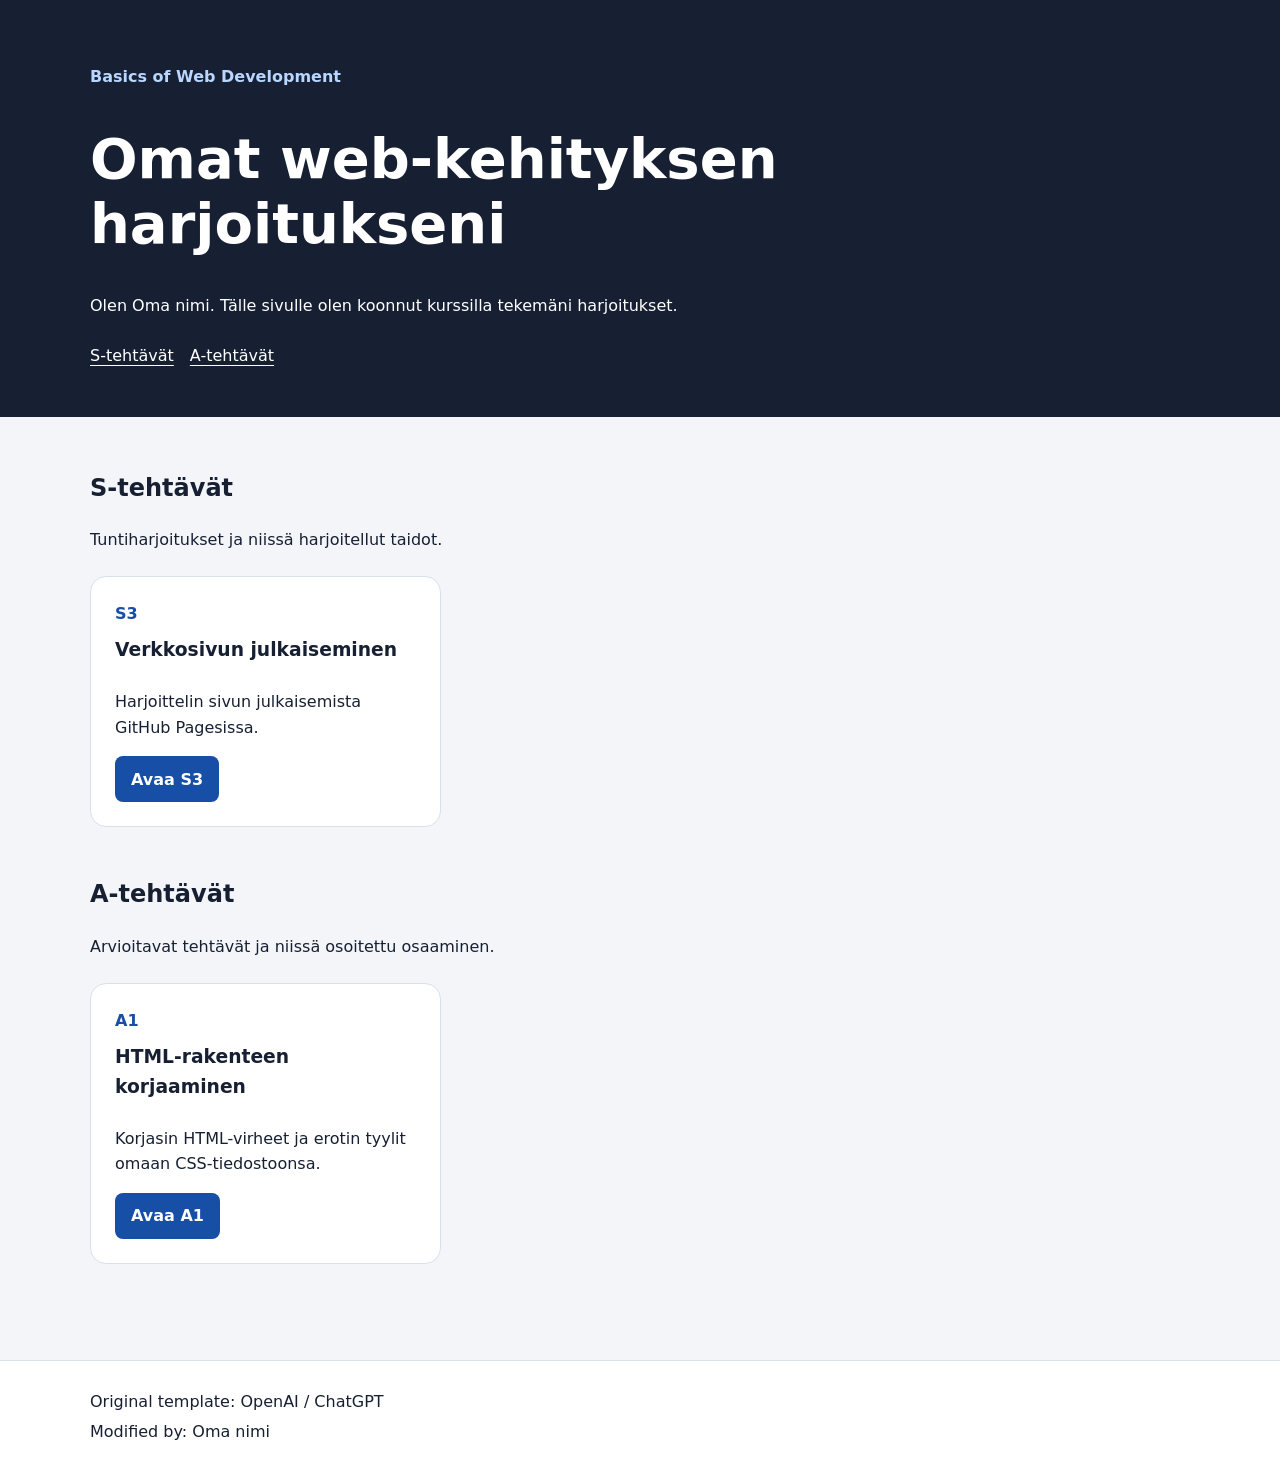
<file: index.html>
<!DOCTYPE html>
<html lang="fi">
<head>
  <meta charset="UTF-8">
  <meta name="viewport" content="width=device-width, initial-scale=1.0">
  <meta name="author" content="Oma nimi">
  <title>Web-kehityksen harjoitukset – Oma nimi</title>
  <link rel="stylesheet" href="style.css">
  <link rel="icon" href="favicon.ico" type="image/x-icon">
</head>
<body>
  <header class="site-header">
    <div class="container">
      <p class="eyebrow">Basics of Web Development</p>
      <h1>Omat web-kehityksen harjoitukseni</h1>
      <p>
        Olen Oma nimi. Tälle sivulle olen koonnut kurssilla
        tekemäni harjoitukset.
      </p>

      <nav aria-label="Harjoitusosiot">
        <a href="#s-tehtavat">S-tehtävät</a>
        <a href="#a-tehtavat">A-tehtävät</a>
      </nav>
    </div>
  </header>

  <main class="container">
    <section id="s-tehtavat" aria-labelledby="s-otsikko">
      <h2 id="s-otsikko">S-tehtävät</h2>
      <p>Tuntiharjoitukset ja niissä harjoitellut taidot.</p>

      <div class="card-grid">
        <!-- Lisää tähän kortti jokaisesta tekemästäsi S-tehtävästä. -->
        <article class="card">
          <p class="task-id">S3</p>
          <h3>Verkkosivun julkaiseminen</h3>
          <p>Harjoittelin sivun julkaisemista GitHub Pagesissa.</p>
          <a class="card-link" href="s3/index.html">Avaa S3</a>
        </article>
      </div>
    </section>

    <section id="a-tehtavat" aria-labelledby="a-otsikko">
      <h2 id="a-otsikko">A-tehtävät</h2>
      <p>Arvioitavat tehtävät ja niissä osoitettu osaaminen.</p>

      <div class="card-grid">
        <!-- Lisää tähän kortti jokaisesta tekemästäsi A-tehtävästä. -->
        <article class="card">
          <p class="task-id">A1</p>
          <h3>HTML-rakenteen korjaaminen</h3>
          <p>
            Korjasin HTML-virheet ja erotin tyylit omaan
            CSS-tiedostoonsa.
          </p>
          <a class="card-link" href="a1/index.html">Avaa A1</a>
        </article>
      </div>
    </section>
  </main>

  <footer class="site-footer">
    <div class="container">
      <p>Original template: OpenAI / ChatGPT</p>
      <p>Modified by: Oma nimi</p>
    </div>
  </footer>
</body>
</html>
</file>
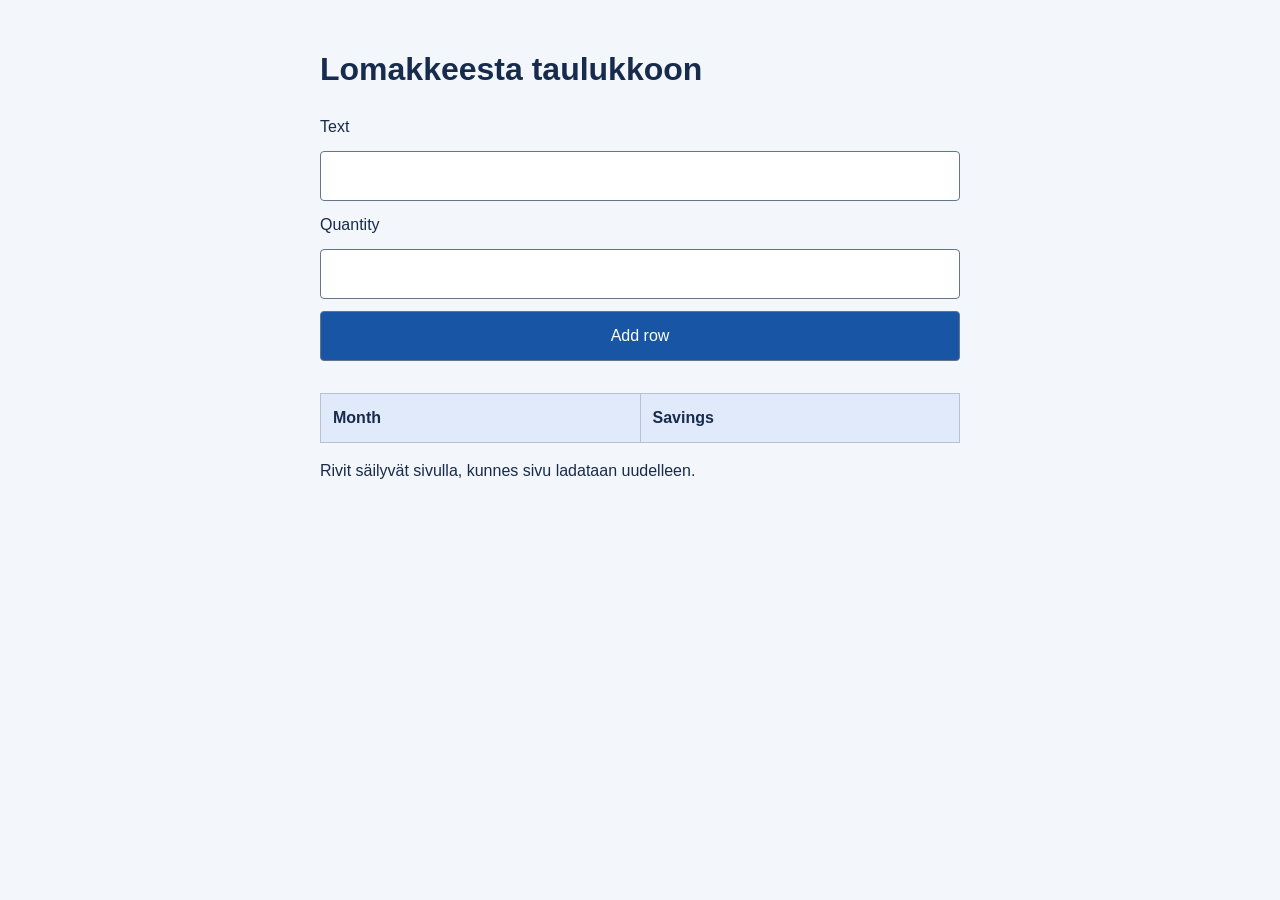
<file: form/index.html>
<!DOCTYPE html>
<html lang="fi">
<!-- https://developer.mozilla.org/en-US/docs/Web/HTML/Reference/Elements/table -->
<head>
  <meta charset="UTF-8">
  <meta name="viewport" content="width=device-width, initial-scale=1.0">
  <title>Lomakkeesta taulukkoon</title>
  <link rel="stylesheet" href="style.css">
  <script src="script.js" defer></script>
</head>

<body>
  <main>
    <h1>Lomakkeesta taulukkoon</h1>
    <form id="lomake">
      <label for="teksti">Text</label>
      <input type="text" id="teksti" name="teksti" required>

      <label for="maara">Quantity</label>
      <input type="number" id="maara" name="maara" required>

      <button type="submit">Add row</button>
    </form>

    <table>
      <thead>
      <tr>
        <th scope="col" data-field="maara">Month</th>
        <th scope="col" data-field="teksti">Savings</th>
      </tr>
      </thead>
      <tbody id="rivit"></tbody>
      <!--<thead>
        <tr>
          <th scope="col" data-field="maara">Quantity</th>
        </tr>
      </thead>
      <tbody id="rivit"></tbody>-->
    </table>
    <p>Rivit säilyvät sivulla, kunnes sivu ladataan uudelleen.</p>
  </main>
</body>

</html>
</file>
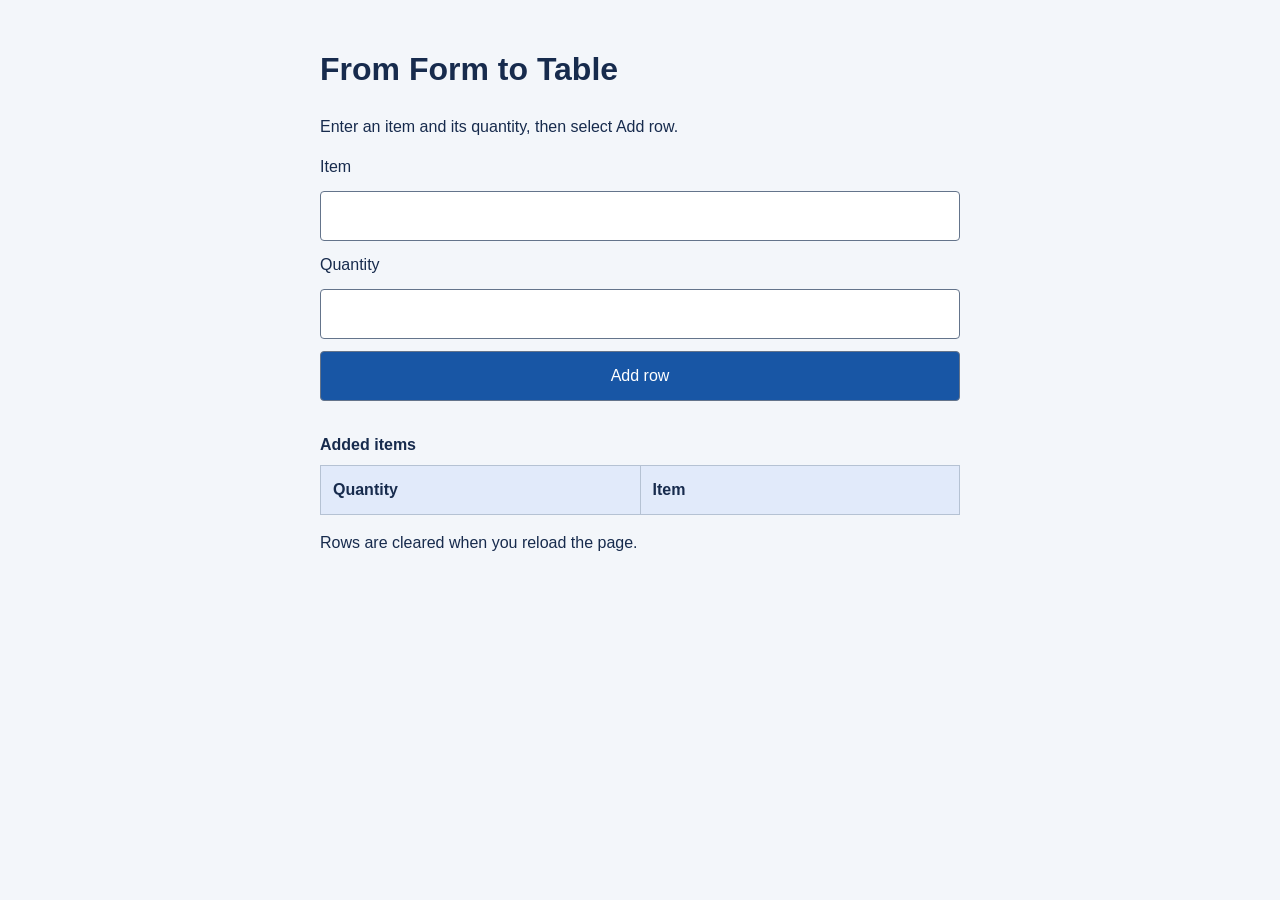
<file: newform/index.html>
<!DOCTYPE html>
<html lang="en">
<head>
  <meta charset="UTF-8">
  <meta name="viewport" content="width=device-width, initial-scale=1.0">
  <title>From Form to Table</title>
  <link rel="stylesheet" href="style.css">
  <script src="script.js" defer></script>
</head>
<body>
  <main>
    <h1>From Form to Table</h1>
    <p>Enter an item and its quantity, then select Add row.</p>

    <form id="entry-form">
      <label for="item">Item</label>
      <input type="text" id="item" name="item" required>

      <label for="quantity">Quantity</label>
      <input type="number" id="quantity" name="quantity" min="1" step="1" required>

      <button type="submit">Add row</button>
    </form>

    <table>
      <caption>Added items</caption>
      <thead>
        <tr>
          <!-- Match data-field to the input's name. Reorder headings to reorder columns. -->
          <th scope="col" data-field="quantity">Quantity</th>
          <th scope="col" data-field="item">Item</th>
        </tr>
      </thead>
      <tbody id="table-rows"></tbody>
    </table>

    <p>Rows are cleared when you reload the page.</p>
  </main>
</body>
</html>
</file>
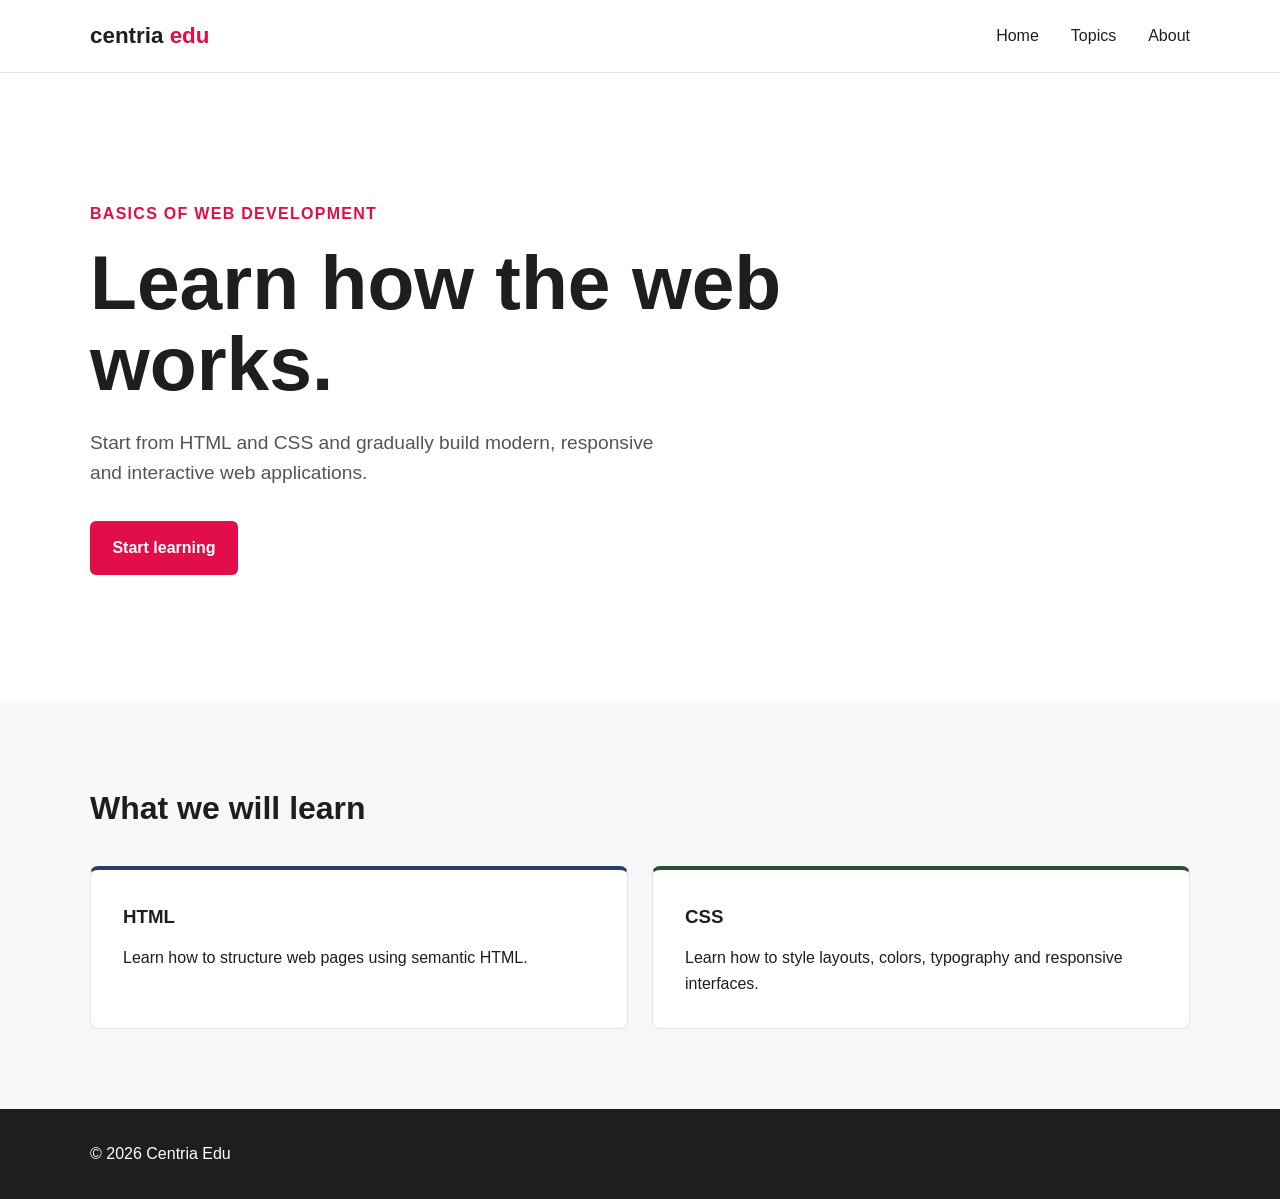
<file: s3/index.html>
<!--
    Centria Edu - Basics of Web Development

    Original author: Ville Heikkiniemi
    Modified by: Student Name
    Last modified: 2026-08-11

    Based on the original course template.
-->

<!DOCTYPE html>
<html lang="en">
<head>
    <meta charset="UTF-8">
    <meta name="viewport" content="width=device-width, initial-scale=1.0">
    <meta name="author" content="Ville Heikkiniemi">
    <link rel="icon" href="favicon.ico">

    <title>Centria Edu | Basics of Web Development</title>

    <style>
        :root {
            --primary: #e10e49;
            --light: #ffffff;
            --dark: #1e1e1e;
            --blue: #263f6a;
            --green: #284e36;
            --orange: #e37222;
            --rose: #c24d52;
        }

        * {
            box-sizing: border-box;
            margin: 0;
            padding: 0;
        }

        body {
            font-family: Arial, Helvetica, sans-serif;
            background-color: var(--light);
            color: var(--dark);
            line-height: 1.6;
        }

        header {
            border-bottom: 1px solid #e5e5e5;
        }

        .container {
            width: min(1100px, 90%);
            margin: 0 auto;
        }

        nav {
            min-height: 72px;
            display: flex;
            justify-content: space-between;
            align-items: center;
        }

        .logo {
            font-size: 1.4rem;
            font-weight: bold;
            color: var(--dark);
        }

        .logo span {
            color: var(--primary);
        }

        nav ul {
            display: flex;
            gap: 2rem;
            list-style: none;
        }

        nav a {
            color: var(--dark);
            text-decoration: none;
        }

        nav a:hover {
            color: var(--primary);
        }

        .hero {
            min-height: 70vh;
            display: flex;
            align-items: center;
        }

        .hero-content {
            max-width: 700px;
        }

        .label {
            display: inline-block;
            margin-bottom: 1rem;
            color: var(--primary);
            font-weight: bold;
            text-transform: uppercase;
            letter-spacing: 0.08rem;
        }

        h1 {
            margin-bottom: 1.5rem;
            font-size: clamp(2.5rem, 6vw, 5rem);
            line-height: 1.05;
        }

        .hero p {
            max-width: 600px;
            margin-bottom: 2rem;
            font-size: 1.2rem;
            color: #555;
        }

        .button {
            display: inline-block;
            padding: 0.9rem 1.4rem;
            background-color: var(--primary);
            color: var(--light);
            text-decoration: none;
            border-radius: 6px;
            font-weight: bold;
        }

        .button:hover {
            background-color: var(--rose);
        }

        .topics {
            padding: 5rem 0;
            background-color: #f7f7f7;
        }

        .topics h2 {
            margin-bottom: 2rem;
            font-size: 2rem;
        }

        .cards {
            display: grid;
            grid-template-columns: repeat(2, 1fr);
            gap: 1.5rem;
        }

        .card {
            padding: 2rem;
            background-color: var(--light);
            border: 1px solid #e5e5e5;
            border-radius: 8px;
        }

        .card h3 {
            margin-bottom: 0.8rem;
        }

        .card:nth-child(1) {
            border-top: 4px solid var(--blue);
        }

        .card:nth-child(2) {
            border-top: 4px solid var(--green);
        }

        .card:nth-child(3) {
            border-top: 4px solid var(--orange);
        }

        footer {
            padding: 2rem 0;
            background-color: var(--dark);
            color: var(--light);
        }

        @media (max-width: 700px) {
            nav ul {
                display: none;
            }

            .cards {
                grid-template-columns: 1fr;
            }

            .hero {
                min-height: 60vh;
            }
        }
    </style>
</head>

<body>

    <header>
        <div class="container">
            <nav>
                <div class="logo">
                    centria <span>edu</span>
                </div>

                <ul>
                    <li><a href="#">Home</a></li>
                    <li><a href="#topics">Topics</a></li>
                    <li><a href="#">About</a></li>
                </ul>
            </nav>
        </div>
    </header>

    <main>

        <section class="hero">
            <div class="container">
                <div class="hero-content">

                    <span class="label">Basics of Web Development</span>

                    <h1>
                        Learn how the web works.
                    </h1>

                    <p>
                        Start from HTML and CSS and gradually build modern,
                        responsive and interactive web applications.
                    </p>

                    <a href="#topics" class="button">
                        Start learning
                    </a>

                </div>
            </div>
        </section>

        <section class="topics" id="topics">
            <div class="container">

                <h2>What we will learn</h2>

                <div class="cards">

                    <article class="card">
                        <h3>HTML</h3>
                        <p>
                            Learn how to structure web pages using semantic HTML.
                        </p>
                    </article>

                    <article class="card">
                        <h3>CSS</h3>
                        <p>
                            Learn how to style layouts, colors, typography and
                            responsive interfaces.
                        </p>
                    </article>

                </div>
            </div>
        </section>

    </main>

    <footer>
        <div class="container">
            <p>&copy; 2026 Centria Edu</p>
        </div>
    </footer>

</body>
</html>
</file>
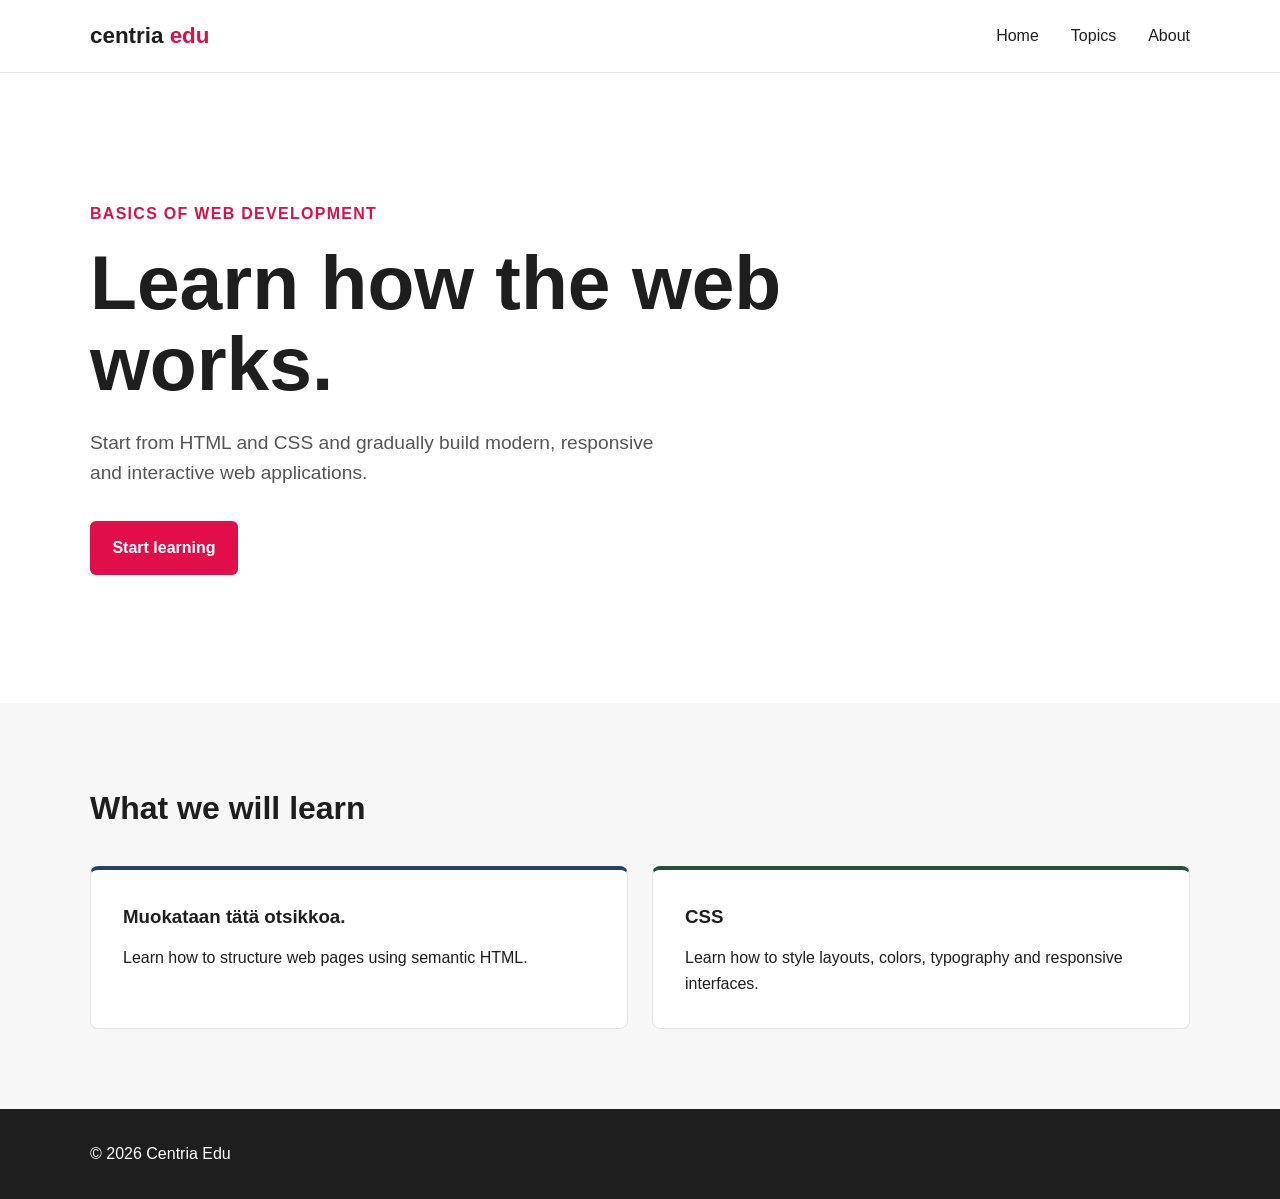
<file: s4/index.html>
<!--
    Centria Edu - Basics of Web Development

    Original author: Ville Heikkiniemi
    Modified by: Student Name
    Last modified: 2026-08-11

    Based on the original course template.

    https://vheikkiniemi.github.io/tamanvoipoistaaheti/s4/
-->

<!DOCTYPE html>
<html lang="en">

<head>
    <meta charset="UTF-8">
    <meta name="viewport" content="width=device-width, initial-scale=1.0">
    <meta name="author" content="Ville Heikkiniemi">
    <link rel="icon" href="favicon.ico">
    <link rel="stylesheet" href="style.css">
    <title>Centria Edu | Basics of Web Development</title>
</head>

<body>

    <header>
        <div class="container">
            <nav>
                <div class="logo">
                    centria <span>edu</span>
                </div>

                <ul>
                    <li><a href="#">Home</a></li>
                    <li><a href="#topics">Topics</a></li>
                    <li><a href="#">About</a></li>
                </ul>
            </nav>
        </div>
    </header>

    <main>

        <section class="hero">
            <div class="container">
                <div class="hero-content">

                    <span class="label">Basics of Web Development</span>

                    <h1>
                        Learn how the web works.
                    </h1>

                    <p>
                        Start from HTML and CSS and gradually build modern,
                        responsive and interactive web applications.
                    </p>

                    <a href="#topics" class="button">
                        Start learning
                    </a>

                </div>
            </div>
        </section>

        <section class="topics" id="topics">
            <div class="container">

                <h2>What we will learn</h2>

                <div class="cards">

                    <article class="card">
                        <h3>Muokataan tätä otsikkoa.</h3>
                        <p>
                            Learn how to structure web pages using semantic HTML.
                        </p>
                    </article>

                    <article class="card">
                        <h3>CSS</h3>
                        <p>
                            Learn how to style layouts, colors, typography and
                            responsive interfaces.
                        </p>
                    </article>

                </div>
            </div>
        </section>

    </main>

    <footer>
        <div class="container">
            <p>&copy; 2026 Centria Edu</p>
        </div>
    </footer>

</body>

</html>
</file>
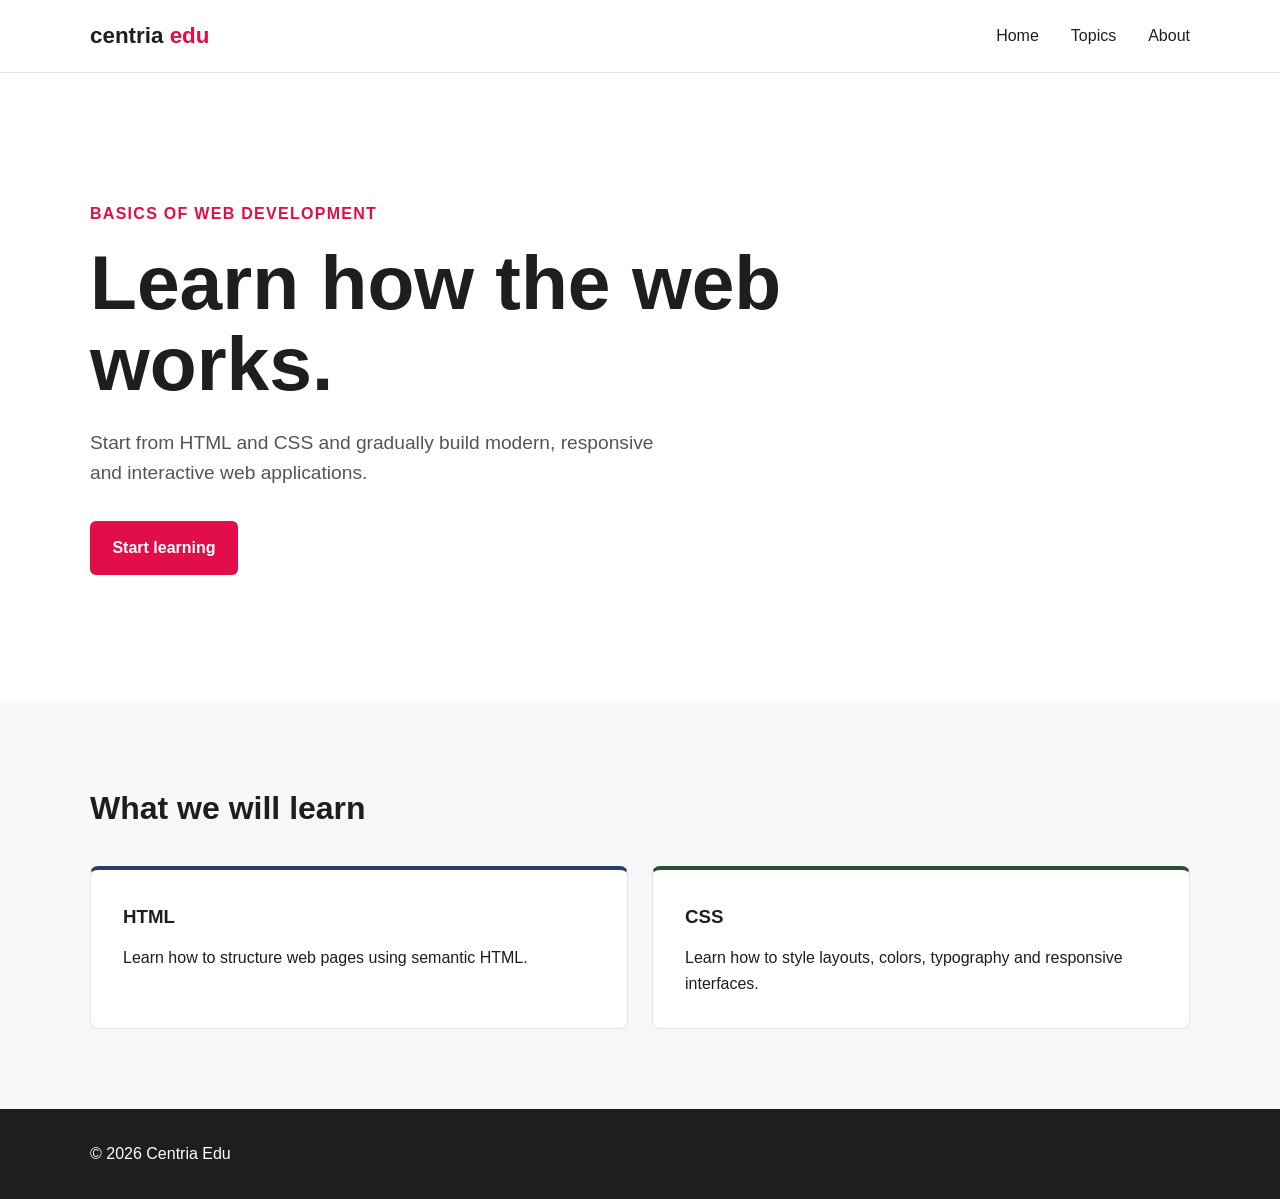
<file: s5/index.html>
<!--
    Centria Edu - Basics of Web Development

    Original author: Ville Heikkiniemi
    Modified by: Student Name
    Last modified: 2026-08-11

    Based on the original course template.

    https://vheikkiniemi.github.io/tamanvoipoistaaheti/s5/
-->

<!DOCTYPE html>
<html lang="en">
<head>
    <meta charset="UTF-8">
    <meta name="viewport" content="width=device-width, initial-scale=1.0">
    <meta name="author" content="Ville Heikkiniemi">
    <link rel="icon" href="favicon.ico">

    <title>Centria Edu | Basics of Web Development</title>
    <link rel="stylesheet" href="style.css">
</head>

<body>

    <header>
        <div class="container">
            <nav>
                <div class="logo">
                    centria <span>edu</span>
                </div>

                <ul>
                    <li><a href="#">Home</a></li>
                    <li><a href="#topics">Topics</a></li>
                    <li><a href="#">About</a></li>
                </ul>
            </nav>
        </div>
    </header>

    <main>

        <section class="hero">
            <div class="container">
                <div class="hero-content">

                    <span class="label">Basics of Web Development</span>

                    <h1>
                        Learn how the web works.
                    </h1>

                    <p>
                        Start from HTML and CSS and gradually build modern,
                        responsive and interactive web applications.
                    </p>

                    <a href="#topics" class="button">
                        Start learning
                    </a>

                </div>
            </div>
        </section>

        <section class="topics" id="topics">
            <div class="container">

                <h2>What we will learn</h2>

                <div class="cards">

                    <article class="card">
                        <h3>HTML</h3>
                        <p>
                            Learn how to structure web pages using semantic HTML.
                        </p>
                    </article>

                    <article class="card">
                        <h3>CSS</h3>
                        <p>
                            Learn how to style layouts, colors, typography and
                            responsive interfaces.
                        </p>
                    </article>

                </div>
            </div>
        </section>

    </main>

    <footer>
        <div class="container">
            <p>&copy; 2026 Centria Edu</p>
        </div>
    </footer>

</body>
</html>
</file>
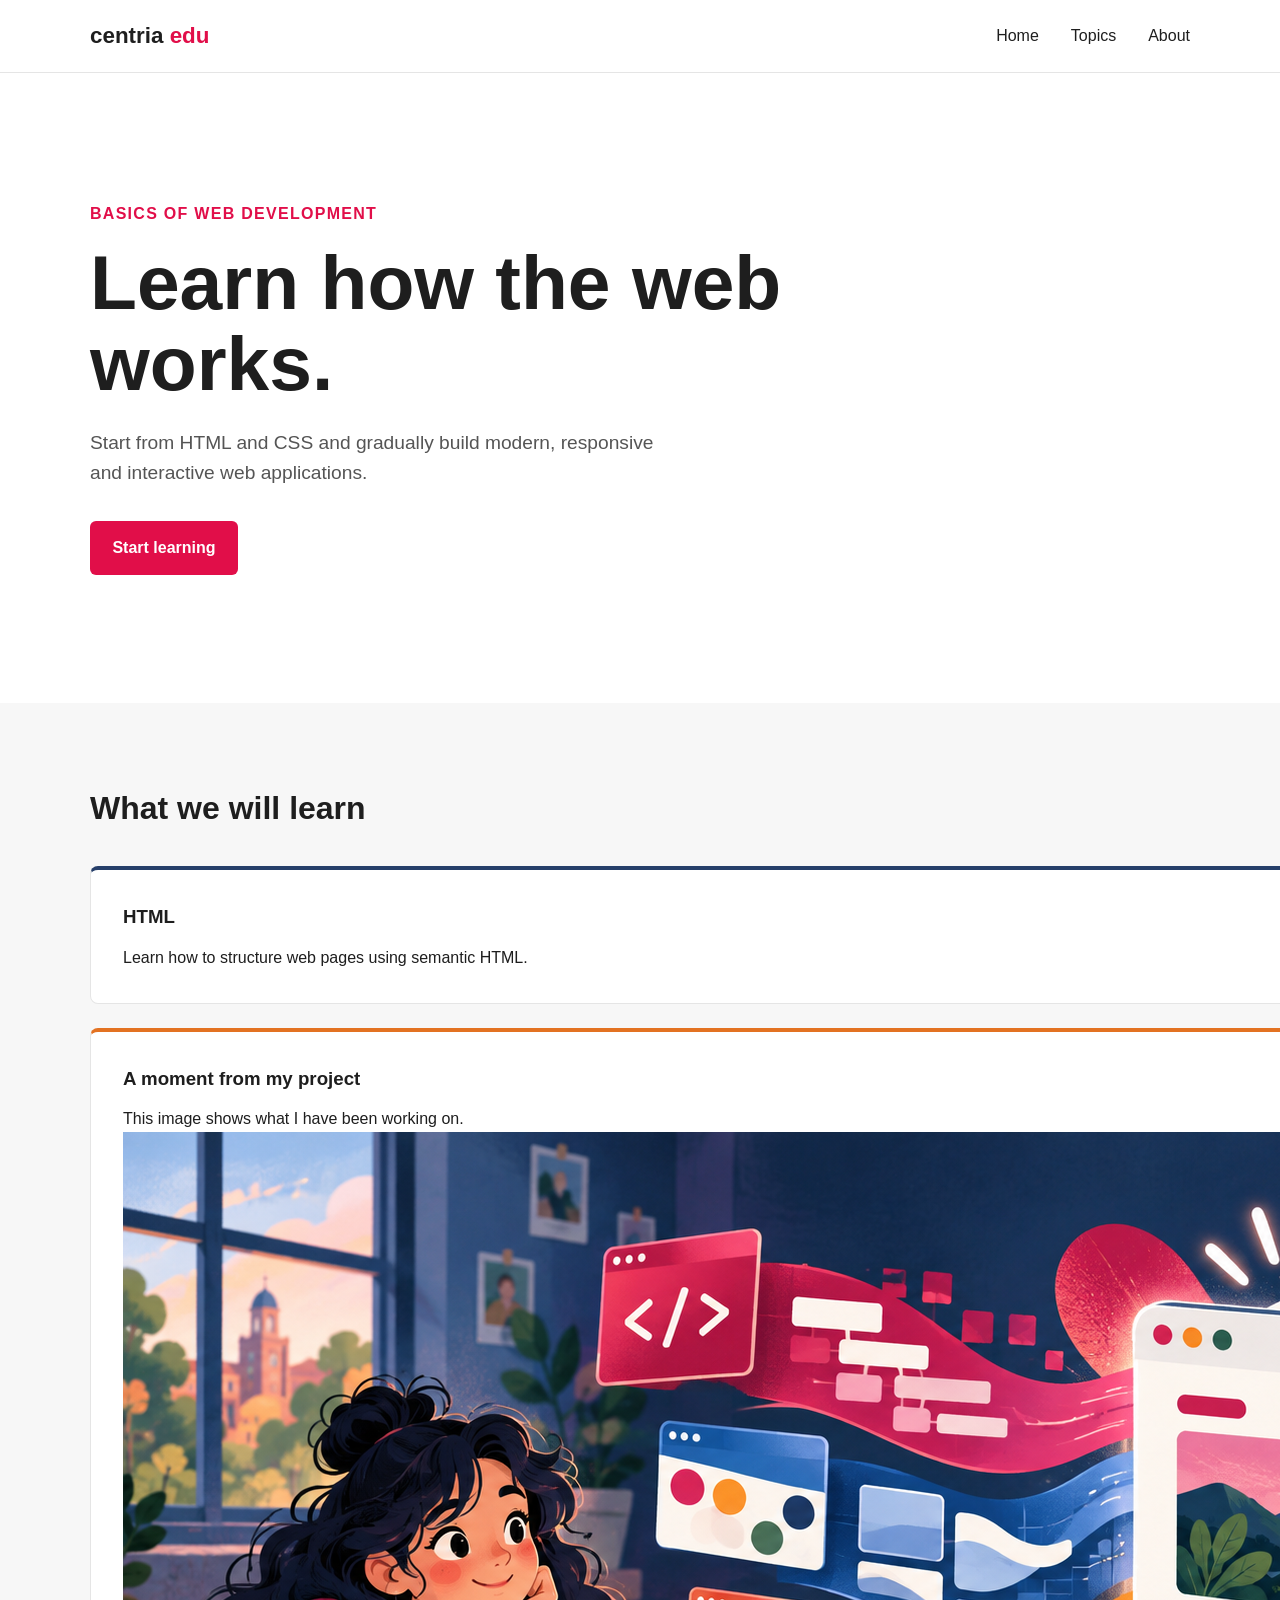
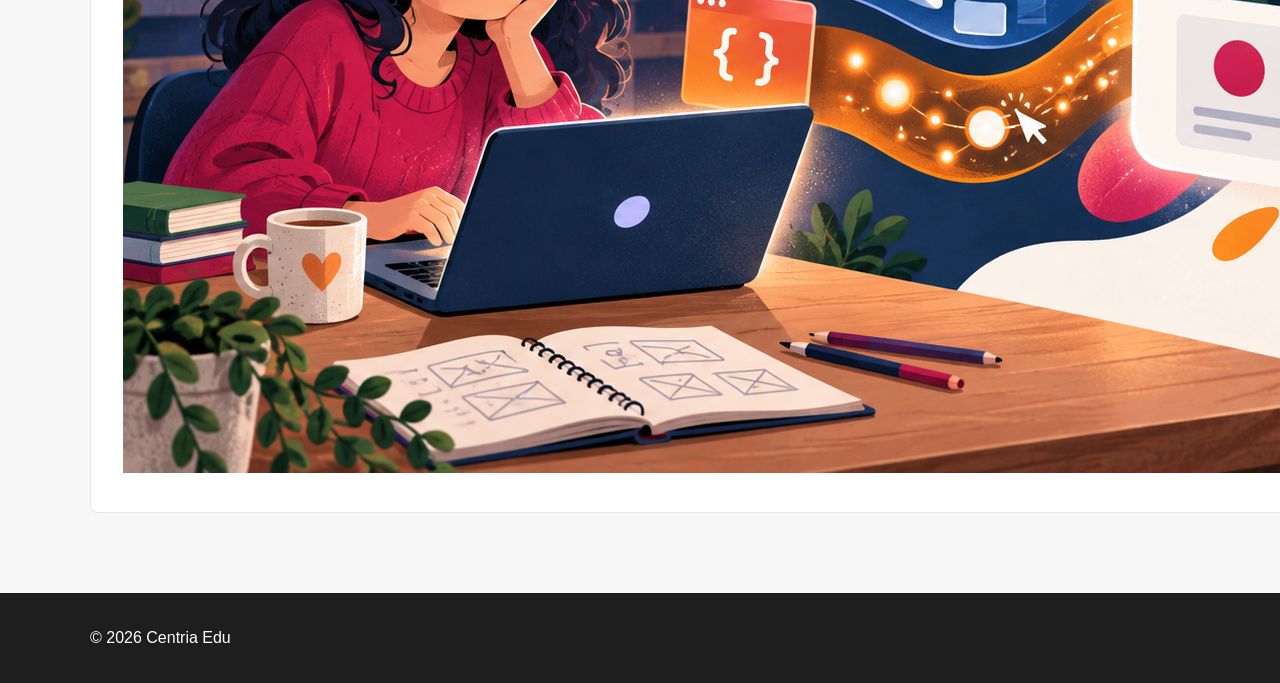
<file: s6/index.html>
<!--
    Centria Edu - Basics of Web Development

    Original author: Ville Heikkiniemi
    Modified by: Student Name
    Last modified: 2026-08-11

    Based on the original course template.
-->

<!DOCTYPE html>
<html lang="en">

<head>
    <meta charset="UTF-8">
    <meta name="viewport" content="width=device-width, initial-scale=1.0">
    <meta name="author" content="Ville Heikkiniemi">
    <link rel="icon" href="favicon.ico">
    <link rel="stylesheet" href="style.css">

    <title>Centria Edu | Basics of Web Development</title>

    <style>

    </style>
</head>

<body>

    <header>
        <div class="container">
            <nav>
                <div class="logo">
                    centria <span>edu</span>
                </div>

                <ul>
                    <li><a href="#">Home</a></li>
                    <li><a href="#topics">Topics</a></li>
                    <li><a href="#">About</a></li>
                </ul>
            </nav>
        </div>
    </header>

    <main>

        <section class="hero">
            <div class="container">
                <div class="hero-content">

                    <span class="label">Basics of Web Development</span>

                    <h1>
                        Learn how the web works.
                    </h1>

                    <p>
                        Start from HTML and CSS and gradually build modern,
                        responsive and interactive web applications.
                    </p>

                    <a href="#topics" class="button">
                        Start learning
                    </a>

                </div>
            </div>
        </section>

        <section class="topics" id="topics">
            <div class="container">

                <h2>What we will learn</h2>

                <div class="cards">

                    <article class="card">
                        <h3>HTML</h3>
                        <p>
                            Learn how to structure web pages using semantic HTML.
                        </p>
                    </article>

                    <article class="card">
                        <h3>CSS</h3>
                        <p>
                            Learn how to style layouts, colors, typography and
                            responsive interfaces.
                        </p>
                    </article>

                    <article class="card">
                        <h3>A moment from my project</h3>
                        <p>
                            This image shows what I have been working on.
                        </p>
                        <img src="images/project.png" alt="A description of the image">
                    </article>

                    <article class="card">
                        <h3>A useful video</h3>
                        <p>This video explains a topic I want to learn.</p>
                        <iframe width="560" height="315" src="https://www.youtube.com/embed/eetTcUuPUFs?si=x-CkR-0GOaBqfQn0" title="YouTube video player" frameborder="0" allow="accelerometer; autoplay; clipboard-write; encrypted-media; gyroscope; picture-in-picture; web-share" referrerpolicy="strict-origin-when-cross-origin" allowfullscreen></iframe>
                    </article>


                </div>
            </div>
        </section>

    </main>

    <footer>
        <div class="container">
            <p>&copy; 2026 Centria Edu</p>
        </div>
    </footer>

</body>

</html>
</file>
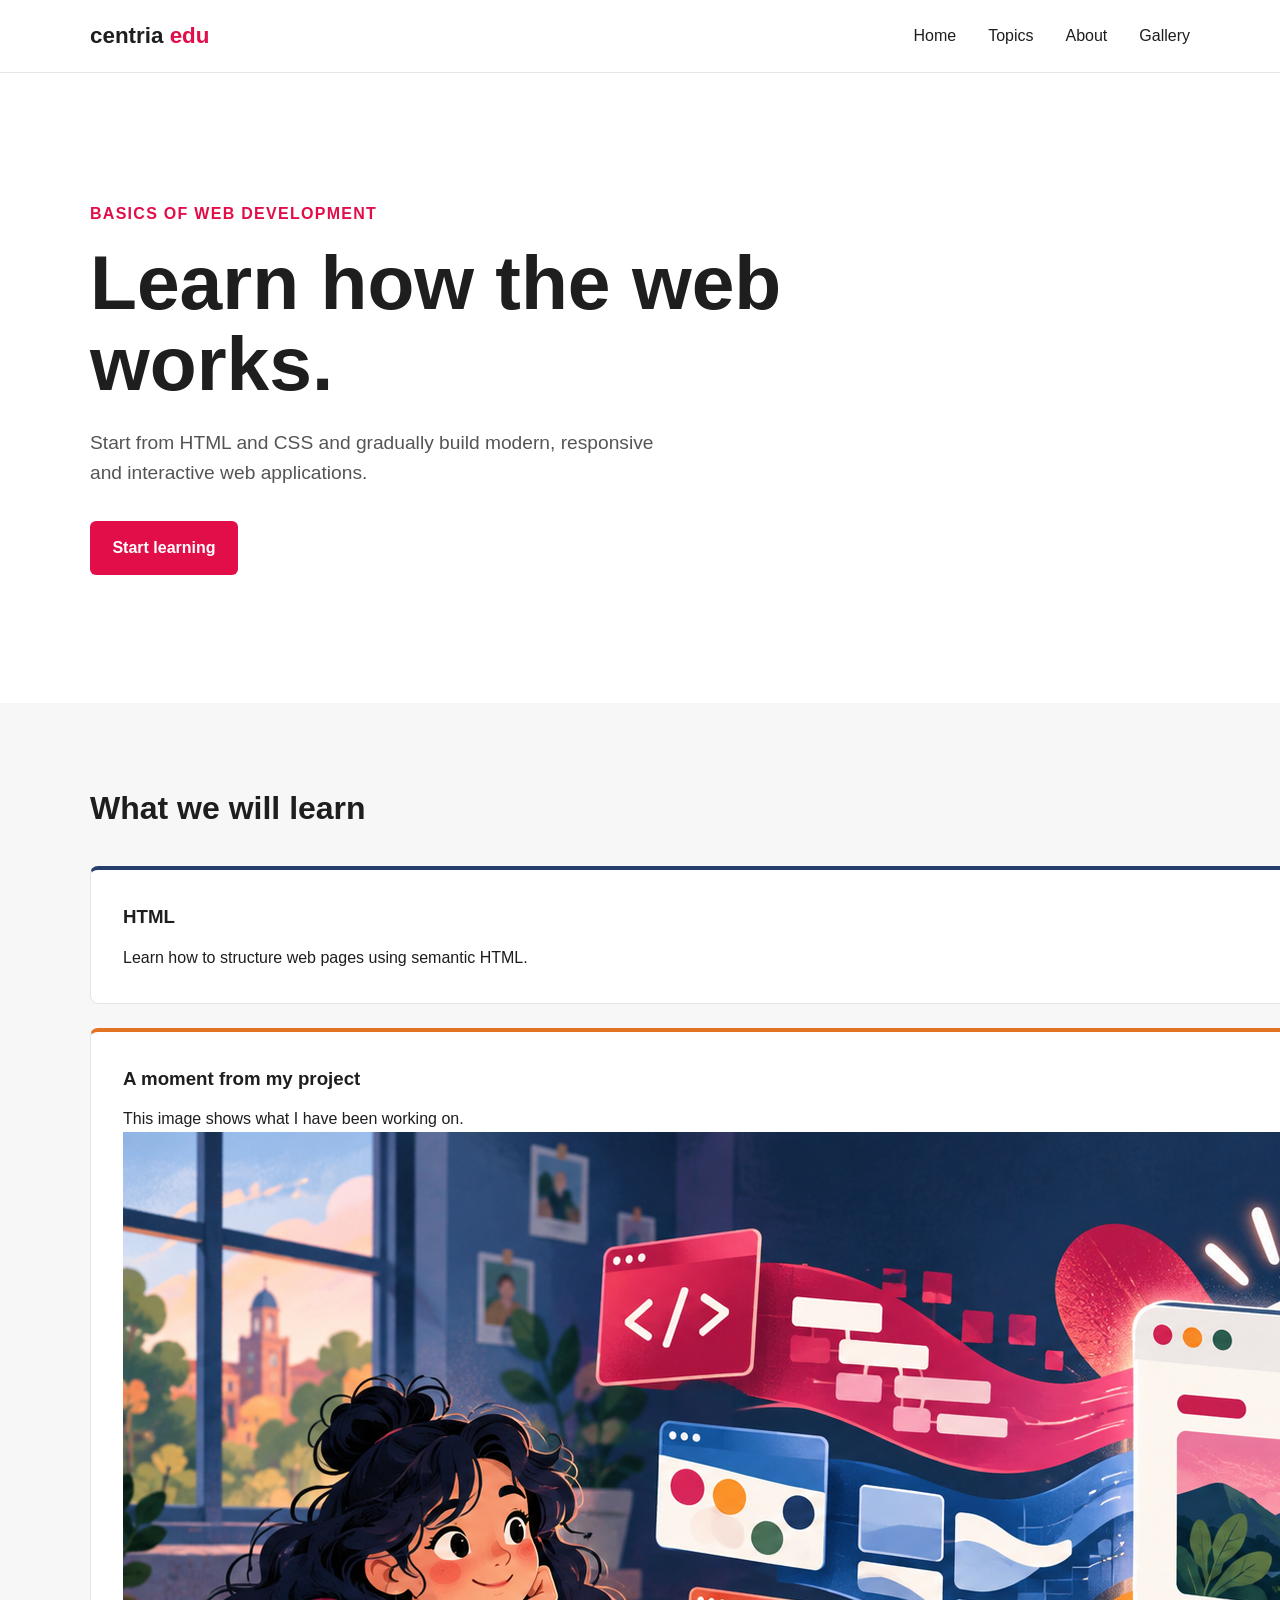
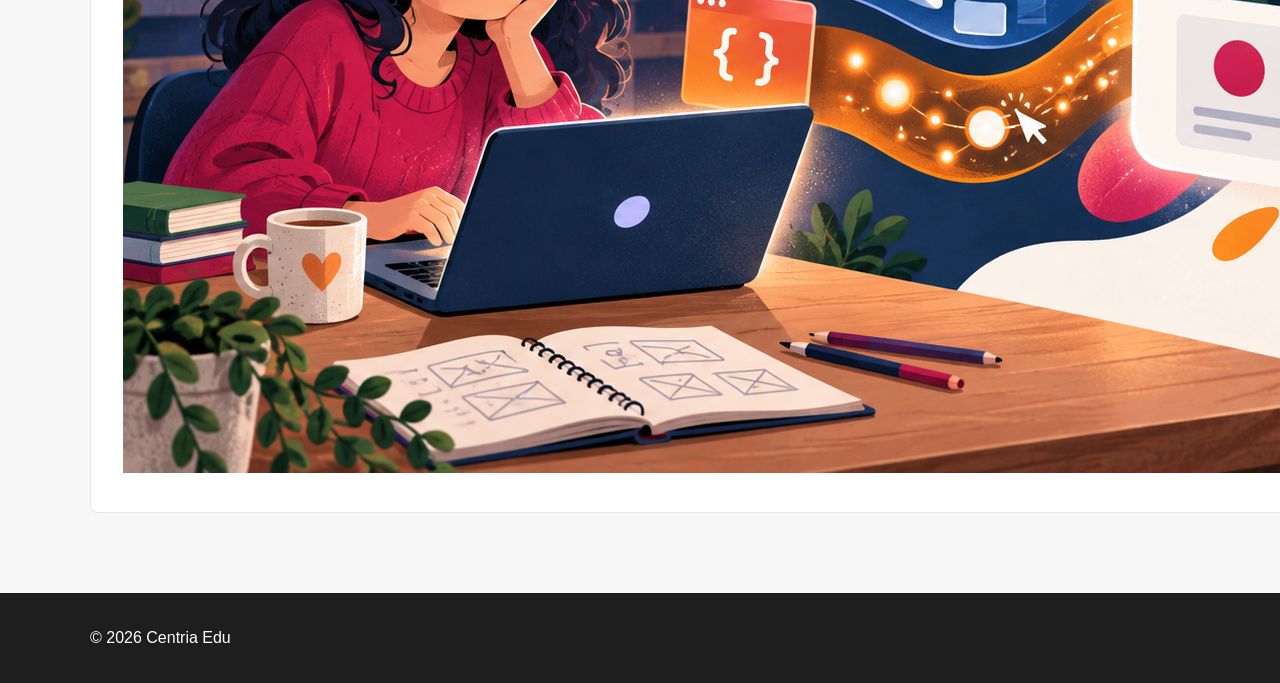
<file: s7/index.html>
<!--
    Centria Edu - Basics of Web Development

    Original author: Ville Heikkiniemi
    Modified by: Student Name
    Last modified: 2026-08-11

    Based on the original course template.

    https://vheikkiniemi.github.io/tamanvoipoistaaheti/s7/
-->

<!DOCTYPE html>
<html lang="en">

<head>
    <meta charset="UTF-8">
    <meta name="viewport" content="width=device-width, initial-scale=1.0">
    <meta name="author" content="Ville Heikkiniemi">
    <link rel="icon" href="favicon.ico">
    <link rel="stylesheet" href="style.css">

    <title>Centria Edu | Basics of Web Development</title>

    <style>

    </style>
</head>

<body>

    <header>
        <div class="container">
            <nav>
                <div class="logo">
                    centria <span>edu</span>
                </div>

                <ul>
                    <li><a href="#">Home</a></li>
                    <li><a href="#topics">Topics</a></li>
                    <li><a href="#">About</a></li>
                    <li><a href="gallery.html">Gallery</a></li>
                </ul>
            </nav>
        </div>
    </header>

    <main>

        <section class="hero">
            <div class="container">
                <div class="hero-content">

                    <span class="label">Basics of Web Development</span>

                    <h1>
                        Learn how the web works.
                    </h1>

                    <p>
                        Start from HTML and CSS and gradually build modern,
                        responsive and interactive web applications.
                    </p>

                    <a href="#topics" class="button">
                        Start learning
                    </a>

                </div>
            </div>
        </section>

        <section class="topics" id="topics">
            <div class="container">

                <h2>What we will learn</h2>

                <div class="cards">

                    <article class="card">
                        <h3>HTML</h3>
                        <p>
                            Learn how to structure web pages using semantic HTML.
                        </p>
                    </article>

                    <article class="card">
                        <h3>CSS</h3>
                        <p>
                            Learn how to style layouts, colors, typography and
                            responsive interfaces.
                        </p>
                    </article>

                    <article class="card">
                        <h3>A moment from my project</h3>
                        <p>
                            This image shows what I have been working on.
                        </p>
                        <img src="images/project.png" alt="A description of the image">
                    </article>

                    <article class="card">
                        <h3>A useful video</h3>
                        <p>This video explains a topic I want to learn.</p>
                        <iframe width="560" height="315" src="https://www.youtube.com/embed/eetTcUuPUFs?si=x-CkR-0GOaBqfQn0" title="YouTube video player" frameborder="0" allow="accelerometer; autoplay; clipboard-write; encrypted-media; gyroscope; picture-in-picture; web-share" referrerpolicy="strict-origin-when-cross-origin" allowfullscreen></iframe>
                    </article>


                </div>
            </div>
        </section>

    </main>

    <footer>
        <div class="container">
            <p>&copy; 2026 Centria Edu</p>
        </div>
    </footer>

</body>

</html>
</file>
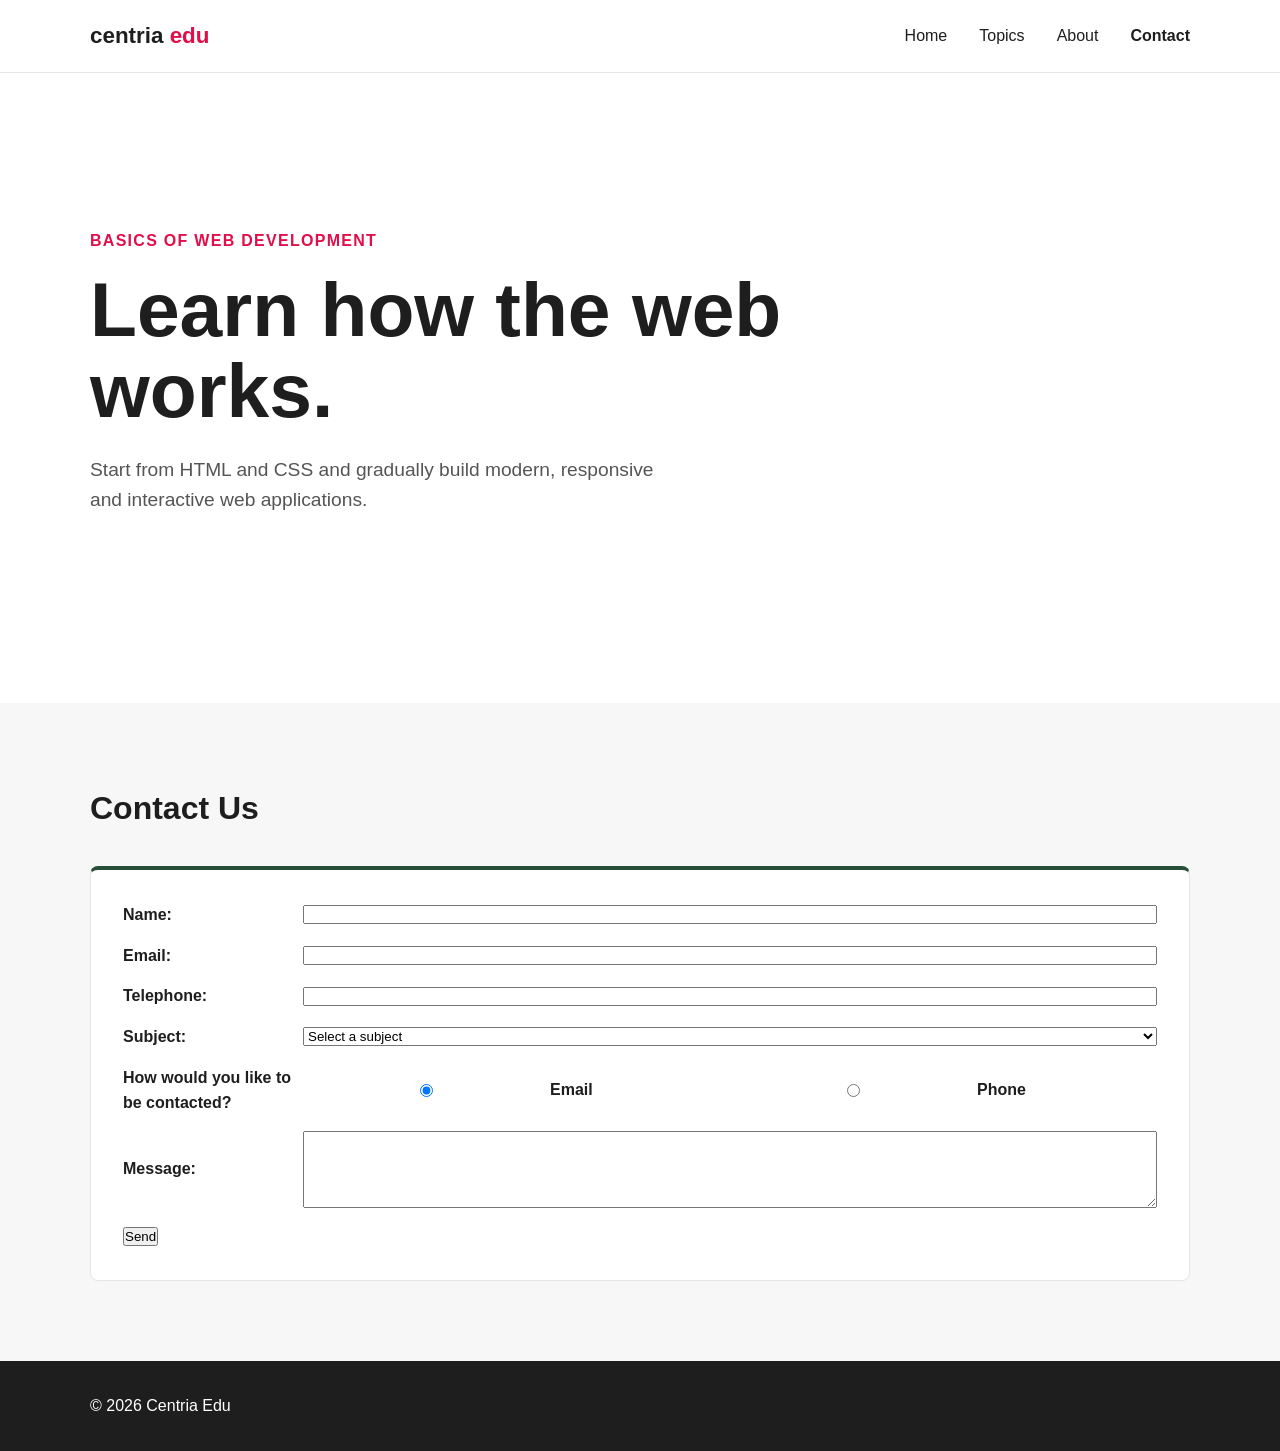
<file: s10/contact.html>
<!--
    Centria Edu - Basics of Web Development

    Original author: Ville Heikkiniemi
    Modified by: Student Name
    Last modified: 2026-08-11

    Based on the original course template.

    https://vheikkiniemi.github.io/tamanvoipoistaaheti/s7/
-->

<!DOCTYPE html>
<html lang="en">

<head>
    <meta charset="UTF-8">
    <meta name="viewport" content="width=device-width, initial-scale=1.0">
    <meta name="author" content="Ville Heikkiniemi">
    <link rel="icon" href="favicon.ico">
    <link rel="stylesheet" href="style.css">

    <title>Centria Edu | Basics of Web Development</title>

    <style>

    </style>
</head>

<body>

    <header>
        <div class="container">
            <nav>
                <div class="logo">
                    centria <span>edu</span>
                </div>

                <ul>
                    <li><a href="index.html">Home</a></li>
                    <li><a href="#topics">Topics</a></li>
                    <li><a href="#">About</a></li>
                    <li><a href="contact.html" aria-current="page">Contact</a></li>
                </ul>
            </nav>
        </div>
    </header>

    <main>

        <section class="hero">
            <div class="container">
                <div class="hero-content">

                    <span class="label">Basics of Web Development</span>

                    <h1>
                        Learn how the web works.
                    </h1>

                    <p>
                        Start from HTML and CSS and gradually build modern,
                        responsive and interactive web applications.
                    </p>

                </div>
            </div>
        </section>

        <section class="topics" id="contact">
            <div class="container">

                <h2>Contact Us</h2>

                <form class="card" action="https://httpbin.org/post" method="post">
                    <div class="form-row">
                        <label for="name">Name:</label>
                        <input type="text" id="name" name="name" required>
                    </div>

                    <div class="form-row">
                        <label for="email">Email:</label>
                        <input type="email" id="email" name="email" required>
                    </div>

                    <div class="form-row">
                        <label for="telephone">Telephone:</label>
                        <input type="tel" id="telephone" name="telephone">
                    </div>

                    <div class="form-row">
                        <label for="subject">Subject:</label>
                        <select id="subject" name="subject" required>
                            <option value="">Select a subject</option>
                            <option value="general">General Inquiry</option>
                            <option value="support">Support</option>
                            <option value="feedback">Feedback</option>
                        </select>
                    </div>

                    <div class="form-row">
                        <label for="contactmethod">How would you like to be contacted?</label>
                        <input type="radio" id="contact_email" name="contactmethod" value="email" checked>
                        <label for="contact_email">Email</label>
                        <input type="radio" id="contact_phone" name="contactmethod" value="phone">
                        <label for="contact_phone">Phone</label>
                    </div>
                    
                    <div class="form-row">
                        <label for="message">Message:</label>
                        <textarea id="message" name="message" rows="5" required></textarea>
                    </div>

                    <button type="submit">Send</button>
                </form>
            </div>
        </section>

    </main>

    <footer>
        <div class="container">
            <p>&copy; 2026 Centria Edu</p>
        </div>
    </footer>

</body>

</html>
</file>
<file: style.css>
* {
  box-sizing: border-box;
}

html {
  scroll-behavior: smooth;
}

body {
  margin: 0;
  font-family: system-ui, sans-serif;
  line-height: 1.6;
  color: #172033;
  background-color: #f3f5f9;
}

.container {
  width: min(1100px, 92%);
  margin-inline: auto;
}

.site-header {
  padding-block: 3rem;
  color: #ffffff;
  background-color: #172033;
}

.eyebrow {
  font-weight: 700;
  color: #b8d6ff;
}

h1 {
  max-width: 22ch;
  font-size: clamp(2rem, 5vw, 3.5rem);
  line-height: 1.15;
}

nav {
  display: flex;
  flex-wrap: wrap;
  gap: 1rem;
  margin-top: 1.5rem;
}

nav a {
  color: #ffffff;
  text-underline-offset: 0.25em;
}

main {
  padding-block: 2rem 3rem;
}

section {
  margin-bottom: 3rem;
}

.card-grid {
  display: grid;
  grid-template-columns: repeat(3, minmax(0, 1fr));
  gap: 1.5rem;
  margin-top: 1.5rem;
}

.card {
  display: flex;
  flex-direction: column;
  padding: 1.5rem;
  border: 1px solid #d9e0ea;
  border-radius: 1rem;
  background-color: #ffffff;
  overflow-wrap: anywhere;
}

.task-id {
  margin: 0;
  font-weight: 700;
  color: #174ea6;
}

.card h3 {
  margin-block: 0.5rem;
}

.card-link {
  align-self: flex-start;
  margin-top: auto;
  padding: 0.65rem 1rem;
  border-radius: 0.5rem;
  color: #ffffff;
  background-color: #174ea6;
  text-decoration: none;
  font-weight: 700;
}

.card-link:hover {
  background-color: #103b80;
}

a:focus-visible {
  outline: 3px solid #bd5400;
  outline-offset: 4px;
}

.site-footer {
  padding-block: 1.5rem;
  border-top: 1px solid #d9e0ea;
  background-color: #ffffff;
}

.site-footer p {
  margin-block: 0.25rem;
}

@media (max-width: 900px) {
  .card-grid {
    grid-template-columns: repeat(2, minmax(0, 1fr));
  }
}

@media (max-width: 600px) {
  .card-grid {
    grid-template-columns: 1fr;
  }
}
</file>
<file: form/style.css>
body {
  margin: 0;
  padding: 24px;
  font-family: Arial, sans-serif;
  line-height: 1.5;
  color: #172b4d;
  background-color: #f3f6fa;
}

main {
  max-width: 640px;
  margin: 0 auto;
}

form {
  display: flex;
  flex-direction: column;
  gap: 12px;
  margin-bottom: 32px;
}

input, button {
  padding: 12px;
  border: 1px solid #64748b;
  border-radius: 4px;
  font: inherit;
}

button {
  color: white;
  background-color: #1856a5;
  cursor: pointer;
}

button:hover {
  background-color: #123f7a;
}

input:focus-visible, button:focus-visible {
  outline: 3px solid #1856a5;
  outline-offset: 3px;
}

table {
  width: 100%;
  border-collapse: collapse;
  background-color: white;
  table-layout: fixed;
}

caption {
  margin-bottom: 8px;
  text-align: left;
  font-weight: bold;
}

th, td {
  padding: 12px;
  border: 1px solid #b5c2d3;
  text-align: left;
  overflow-wrap: anywhere;
}

th {
  background-color: #e1eafa;
}
</file>
<file: newform/style.css>
body {
  margin: 0;
  padding: 24px;
  font-family: Arial, sans-serif;
  line-height: 1.5;
  color: #172b4d;
  background-color: #f3f6fa;
}

main {
  max-width: 640px;
  margin: 0 auto;
}

form {
  display: flex;
  flex-direction: column;
  gap: 12px;
  margin-bottom: 32px;
}

input, button {
  min-width: 0;
  padding: 12px;
  border: 1px solid #64748b;
  border-radius: 4px;
  font: inherit;
}

button {
  color: white;
  background-color: #1856a5;
  cursor: pointer;
}

button:hover {
  background-color: #123f7a;
}

input:focus-visible, button:focus-visible {
  outline: 3px solid #1856a5;
  outline-offset: 3px;
}

table {
  width: 100%;
  border-collapse: collapse;
  table-layout: fixed;
  background-color: white;
}

caption {
  margin-bottom: 8px;
  text-align: left;
  font-weight: bold;
}

th, td {
  padding: 12px;
  border: 1px solid #b5c2d3;
  text-align: left;
  overflow-wrap: anywhere;
}

th {
  background-color: #e1eafa;
}
</file>
<file: s4/style.css>
:root {
    --primary: #e10e49;
    --light: #ffffff;
    --dark: #1e1e1e;
    --blue: #263f6a;
    --green: #284e36;
    --orange: #e37222;
    --rose: #c24d52;
}

* {
    box-sizing: border-box;
    margin: 0;
    padding: 0;
}

body {
    font-family: Arial, Helvetica, sans-serif;
    background-color: var(--light);
    color: var(--dark);
    line-height: 1.6;
}

header {
    border-bottom: 1px solid #e5e5e5;
}

.container {
    width: min(1100px, 90%);
    margin: 0 auto;
}

nav {
    min-height: 72px;
    display: flex;
    justify-content: space-between;
    align-items: center;
}

.logo {
    font-size: 1.4rem;
    font-weight: bold;
    color: var(--dark);
}

.logo span {
    color: var(--primary);
}

nav ul {
    display: flex;
    gap: 2rem;
    list-style: none;
}

nav a {
    color: var(--dark);
    text-decoration: none;
}

nav a:hover {
    color: var(--primary);
}

.hero {
    min-height: 70vh;
    display: flex;
    align-items: center;
}

.hero-content {
    max-width: 700px;
}

.label {
    display: inline-block;
    margin-bottom: 1rem;
    color: var(--primary);
    font-weight: bold;
    text-transform: uppercase;
    letter-spacing: 0.08rem;
}

h1 {
    margin-bottom: 1.5rem;
    font-size: clamp(2.5rem, 6vw, 5rem);
    line-height: 1.05;
}

.hero p {
    max-width: 600px;
    margin-bottom: 2rem;
    font-size: 1.2rem;
    color: #555;
}

.button {
    display: inline-block;
    padding: 0.9rem 1.4rem;
    background-color: var(--primary);
    color: var(--light);
    text-decoration: none;
    border-radius: 6px;
    font-weight: bold;
}

.button:hover {
    background-color: var(--rose);
}

.topics {
    padding: 5rem 0;
    background-color: #f7f7f7;
}

.topics h2 {
    margin-bottom: 2rem;
    font-size: 2rem;
}

.cards {
    display: grid;
    grid-template-columns: repeat(2, 1fr);
    gap: 1.5rem;
}

.card {
    padding: 2rem;
    background-color: var(--light);
    border: 1px solid #e5e5e5;
    border-radius: 8px;
}

.card h3 {
    margin-bottom: 0.8rem;
}

.card:nth-child(1) {
    border-top: 4px solid var(--blue);
}

.card:nth-child(2) {
    border-top: 4px solid var(--green);
}

.card:nth-child(3) {
    border-top: 4px solid var(--orange);
}

footer {
    padding: 2rem 0;
    background-color: var(--dark);
    color: var(--light);
}

@media (max-width: 700px) {
    nav ul {
        display: none;
    }

    .cards {
        grid-template-columns: 1fr;
    }

    .hero {
        min-height: 60vh;
    }
}
</file>
<file: s5/style.css>
:root {
    --primary: #e10e49;
    --light: #ffffff;
    --dark: #1e1e1e;
    --blue: #263f6a;
    --green: #284e36;
    --orange: #e37222;
    --rose: #c24d52;
}

* {
    box-sizing: border-box;
    margin: 0;
    padding: 0;
}

body {
    font-family: Arial, Helvetica, sans-serif;
    background-color: var(--light);
    color: var(--dark);
    line-height: 1.6;
}

header {
    border-bottom: 1px solid #e5e5e5;
}

.container {
    width: min(1100px, 90%);
    margin: 0 auto;
}

nav {
    min-height: 72px;
    display: flex;
    justify-content: space-between;
    align-items: center;
}

.logo {
    font-size: 1.4rem;
    font-weight: bold;
    color: var(--dark);
}

.logo span {
    color: var(--primary);
}

nav ul {
    display: flex;
    gap: 2rem;
    list-style: none;
}

nav a {
    color: var(--dark);
    text-decoration: none;
}

nav a:hover {
    color: var(--primary);
}

.hero {
    min-height: 70vh;
    display: flex;
    align-items: center;
}

.hero-content {
    max-width: 700px;
}

.label {
    display: inline-block;
    margin-bottom: 1rem;
    color: var(--primary);
    font-weight: bold;
    text-transform: uppercase;
    letter-spacing: 0.08rem;
}

h1 {
    margin-bottom: 1.5rem;
    font-size: clamp(2.5rem, 6vw, 5rem);
    line-height: 1.05;
}

.hero p {
    max-width: 600px;
    margin-bottom: 2rem;
    font-size: 1.2rem;
    color: #555;
}

.button {
    display: inline-block;
    padding: 0.9rem 1.4rem;
    background-color: var(--primary);
    color: var(--light);
    text-decoration: none;
    border-radius: 6px;
    font-weight: bold;
}

.button:hover {
    background-color: var(--rose);
}

.topics {
    padding: 5rem 0;
    background-color: #f7f7f7;
}

.topics h2 {
    margin-bottom: 2rem;
    font-size: 2rem;
}

.cards {
    display: grid;
    grid-template-columns: repeat(2, 1fr);
    gap: 1.5rem;
}

.card {
    padding: 2rem;
    background-color: var(--light);
    border: 1px solid #e5e5e5;
    border-radius: 8px;
}

.card h3 {
    margin-bottom: 0.8rem;
}

.card:nth-child(1) {
    border-top: 4px solid var(--blue);
}

.card:nth-child(2) {
    border-top: 4px solid var(--green);
}

.card:nth-child(3) {
    border-top: 4px solid var(--orange);
}

footer {
    padding: 2rem 0;
    background-color: var(--dark);
    color: var(--light);
}

@media (max-width: 700px) {
    nav ul {
        display: none;
    }

    .cards {
        grid-template-columns: 1fr;
    }

    .hero {
        min-height: 60vh;
    }
}
</file>
<file: s6/style.css>
:root {
    --primary: #e10e49;
    --light: #ffffff;
    --dark: #1e1e1e;
    --blue: #263f6a;
    --green: #284e36;
    --orange: #e37222;
    --rose: #c24d52;
}

* {
    box-sizing: border-box;
    margin: 0;
    padding: 0;
}

body {
    font-family: Arial, Helvetica, sans-serif;
    background-color: var(--light);
    color: var(--dark);
    line-height: 1.6;
}

header {
    border-bottom: 1px solid #e5e5e5;
}

.container {
    width: min(1100px, 90%);
    margin: 0 auto;
}

nav {
    min-height: 72px;
    display: flex;
    justify-content: space-between;
    align-items: center;
}

.logo {
    font-size: 1.4rem;
    font-weight: bold;
    color: var(--dark);
}

.logo span {
    color: var(--primary);
}

nav ul {
    display: flex;
    gap: 2rem;
    list-style: none;
}

nav a {
    color: var(--dark);
    text-decoration: none;
}

nav a:hover {
    color: var(--primary);
}

.hero {
    min-height: 70vh;
    display: flex;
    align-items: center;
}

.hero-content {
    max-width: 700px;
}

.label {
    display: inline-block;
    margin-bottom: 1rem;
    color: var(--primary);
    font-weight: bold;
    text-transform: uppercase;
    letter-spacing: 0.08rem;
}

h1 {
    margin-bottom: 1.5rem;
    font-size: clamp(2.5rem, 6vw, 5rem);
    line-height: 1.05;
}

.hero p {
    max-width: 600px;
    margin-bottom: 2rem;
    font-size: 1.2rem;
    color: #555;
}

.button {
    display: inline-block;
    padding: 0.9rem 1.4rem;
    background-color: var(--primary);
    color: var(--light);
    text-decoration: none;
    border-radius: 6px;
    font-weight: bold;
}

.button:hover {
    background-color: var(--rose);
}

.topics {
    padding: 5rem 0;
    background-color: #f7f7f7;
}

.topics h2 {
    margin-bottom: 2rem;
    font-size: 2rem;
}

.cards {
    display: grid;
    grid-template-columns: repeat(2, 1fr);
    gap: 1.5rem;
}

.card {
    padding: 2rem;
    background-color: var(--light);
    border: 1px solid #e5e5e5;
    border-radius: 8px;
}

.card h3 {
    margin-bottom: 0.8rem;
}

.card:nth-child(1) {
    border-top: 4px solid var(--blue);
}

.card:nth-child(2) {
    border-top: 4px solid var(--green);
}

.card:nth-child(3) {
    border-top: 4px solid var(--orange);
}

footer {
    padding: 2rem 0;
    background-color: var(--dark);
    color: var(--light);
}

@media (max-width: 700px) {
    nav ul {
        display: none;
    }

    .cards {
        grid-template-columns: 1fr;
    }

    .hero {
        min-height: 60vh;
    }
}
</file>
<file: s7/style.css>
:root {
    --primary: #e10e49;
    --light: #ffffff;
    --dark: #1e1e1e;
    --blue: #263f6a;
    --green: #284e36;
    --orange: #e37222;
    --rose: #c24d52;
}

* {
    box-sizing: border-box;
    margin: 0;
    padding: 0;
}

body {
    font-family: Arial, Helvetica, sans-serif;
    background-color: var(--light);
    color: var(--dark);
    line-height: 1.6;
}

header {
    border-bottom: 1px solid #e5e5e5;
}

.container {
    width: min(1100px, 90%);
    margin: 0 auto;
}

nav {
    min-height: 72px;
    display: flex;
    justify-content: space-between;
    align-items: center;
}

.logo {
    font-size: 1.4rem;
    font-weight: bold;
    color: var(--dark);
}

.logo span {
    color: var(--primary);
}

nav ul {
    display: flex;
    gap: 2rem;
    list-style: none;
}

nav a {
    color: var(--dark);
    text-decoration: none;
}

nav a:hover {
    color: var(--primary);
}

.hero {
    min-height: 70vh;
    display: flex;
    align-items: center;
}

.hero-content {
    max-width: 700px;
}

.label {
    display: inline-block;
    margin-bottom: 1rem;
    color: var(--primary);
    font-weight: bold;
    text-transform: uppercase;
    letter-spacing: 0.08rem;
}

h1 {
    margin-bottom: 1.5rem;
    font-size: clamp(2.5rem, 6vw, 5rem);
    line-height: 1.05;
}

.hero p {
    max-width: 600px;
    margin-bottom: 2rem;
    font-size: 1.2rem;
    color: #555;
}

.button {
    display: inline-block;
    padding: 0.9rem 1.4rem;
    background-color: var(--primary);
    color: var(--light);
    text-decoration: none;
    border-radius: 6px;
    font-weight: bold;
}

.button:hover {
    background-color: var(--rose);
}

.topics {
    padding: 5rem 0;
    background-color: #f7f7f7;
}

.topics h2 {
    margin-bottom: 2rem;
    font-size: 2rem;
}

.cards {
    display: grid;
    grid-template-columns: repeat(2, 1fr);
    gap: 1.5rem;
}

.card {
    padding: 2rem;
    background-color: var(--light);
    border: 1px solid #e5e5e5;
    border-radius: 8px;
}

.card h3 {
    margin-bottom: 0.8rem;
}

.card:nth-child(1) {
    border-top: 4px solid var(--blue);
}

.card:nth-child(2) {
    border-top: 4px solid var(--green);
}

.card:nth-child(3) {
    border-top: 4px solid var(--orange);
}

footer {
    padding: 2rem 0;
    background-color: var(--dark);
    color: var(--light);
}

@media (max-width: 700px) {
    nav ul {
        display: none;
    }

    .cards {
        grid-template-columns: 1fr;
    }

    .hero {
        min-height: 60vh;
    }
}
</file>
<file: s10/style.css>
:root {
    --primary: #e10e49;
    --light: #ffffff;
    --dark: #1e1e1e;
    --blue: #263f6a;
    --green: #284e36;
    --orange: #e37222;
    --rose: #c24d52;
}

* {
    box-sizing: border-box;
    margin: 0;
    padding: 0;
}

body {
    font-family: Arial, Helvetica, sans-serif;
    background-color: var(--light);
    color: var(--dark);
    line-height: 1.6;
}

header {
    border-bottom: 1px solid #e5e5e5;
}

.container {
    width: min(1100px, 90%);
    margin: 0 auto;
}

nav {
    min-height: 72px;
    display: flex;
    justify-content: space-between;
    align-items: center;
}

.logo {
    font-size: 1.4rem;
    font-weight: bold;
    color: var(--dark);
}

.logo span {
    color: var(--primary);
}

nav ul {
    display: flex;
    gap: 2rem;
    list-style: none;
}

nav a {
    color: var(--dark);
    text-decoration: none;
}

nav a:hover {
    color: var(--primary);
}

.hero {
    min-height: 70vh;
    display: flex;
    align-items: center;
}

.hero-content {
    max-width: 700px;
}

.label {
    display: inline-block;
    margin-bottom: 1rem;
    color: var(--primary);
    font-weight: bold;
    text-transform: uppercase;
    letter-spacing: 0.08rem;
}

h1 {
    margin-bottom: 1.5rem;
    font-size: clamp(2.5rem, 6vw, 5rem);
    line-height: 1.05;
}

.hero p {
    max-width: 600px;
    margin-bottom: 2rem;
    font-size: 1.2rem;
    color: #555;
}

.button {
    display: inline-block;
    padding: 0.9rem 1.4rem;
    background-color: var(--primary);
    color: var(--light);
    text-decoration: none;
    border-radius: 6px;
    font-weight: bold;
}

.button:hover {
    background-color: var(--rose);
}

.topics {
    padding: 5rem 0;
    background-color: #f7f7f7;
}

.topics h2 {
    margin-bottom: 2rem;
    font-size: 2rem;
}

.cards {
    display: grid;
    grid-template-columns: repeat(2, 1fr);
    gap: 1.5rem;
}

.card {
    padding: 2rem;
    background-color: var(--light);
    border: 1px solid #e5e5e5;
    border-radius: 8px;
}

#card1 {
    background-image:
        linear-gradient(rgba(255, 255, 255, 0.7),
            rgba(255, 255, 255, 0.7)),
        url("images/merimaisema.jpg");
    background-size: cover;
    background-position: center;
    background-repeat: no-repeat;
    min-height: 300px;
    padding: 20px;
}

.grayscale-image {
    display: block;
    max-width: 100%;
    height: auto;
    filter: grayscale(100%);
}

.card-image {
    display: block;
    max-width: 100%;
    height: auto;
}

.card h3 {
    margin-bottom: 0.8rem;
}

.card:nth-child(1) {
    border-top: 4px solid var(--blue);
}

.card:nth-child(2) {
    border-top: 4px solid var(--green);
}

.card:nth-child(3) {
    border-top: 4px solid var(--orange);
}

footer {
    padding: 2rem 0;
    background-color: var(--dark);
    color: var(--light);
}

.contact-form {
    max-width: 600px;
}

.form-row {
    display: flex;
    align-items: center;
    margin-bottom: 15px;
}

.form-row label {
    width: 180px;
    font-weight: bold;
}

.form-row input,
.form-row select,
.form-row textarea {
    flex: 1;
}

nav a {
  font-weight: normal;
}

nav a[aria-current="page"] {
  font-weight: bold;
}

@media (max-width: 700px) {
    nav ul {
        display: none;
    }

    .cards {
        grid-template-columns: 1fr;
    }

    .hero {
        min-height: 60vh;
    }
}
</file>
